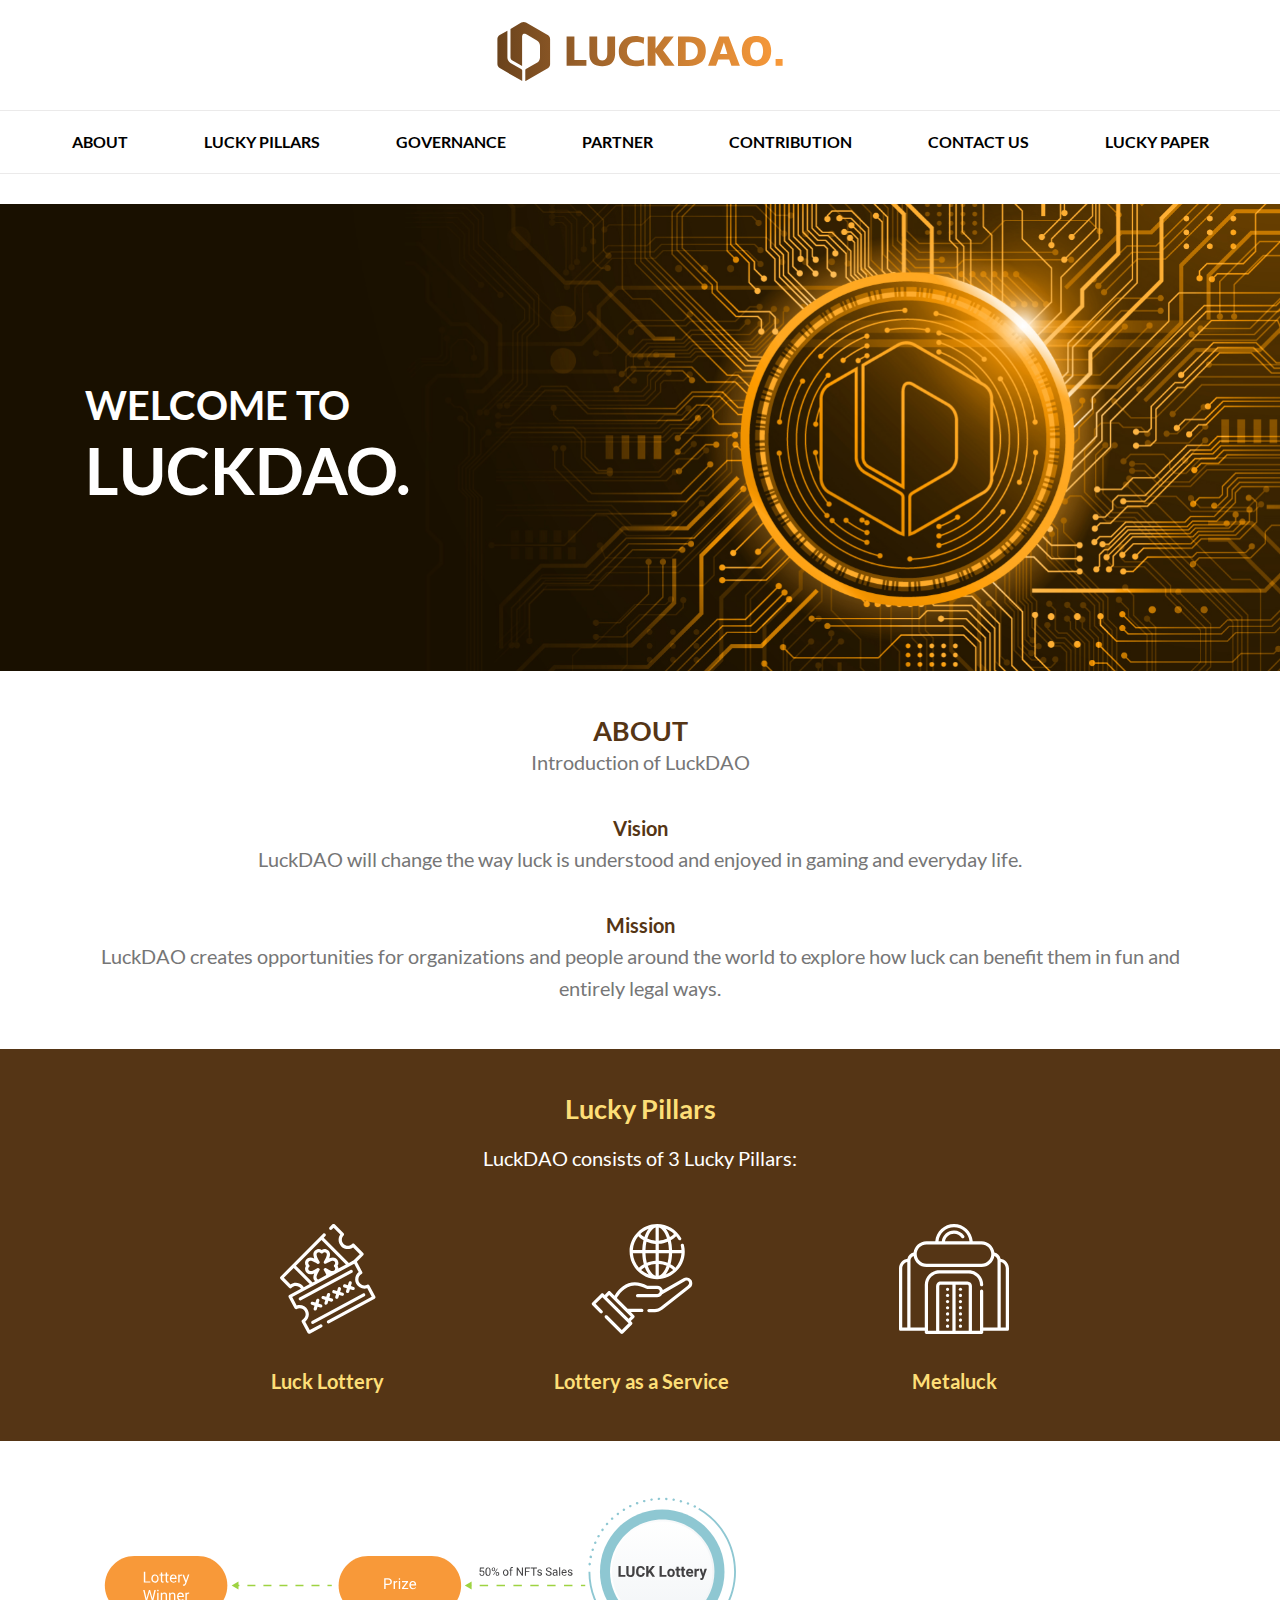
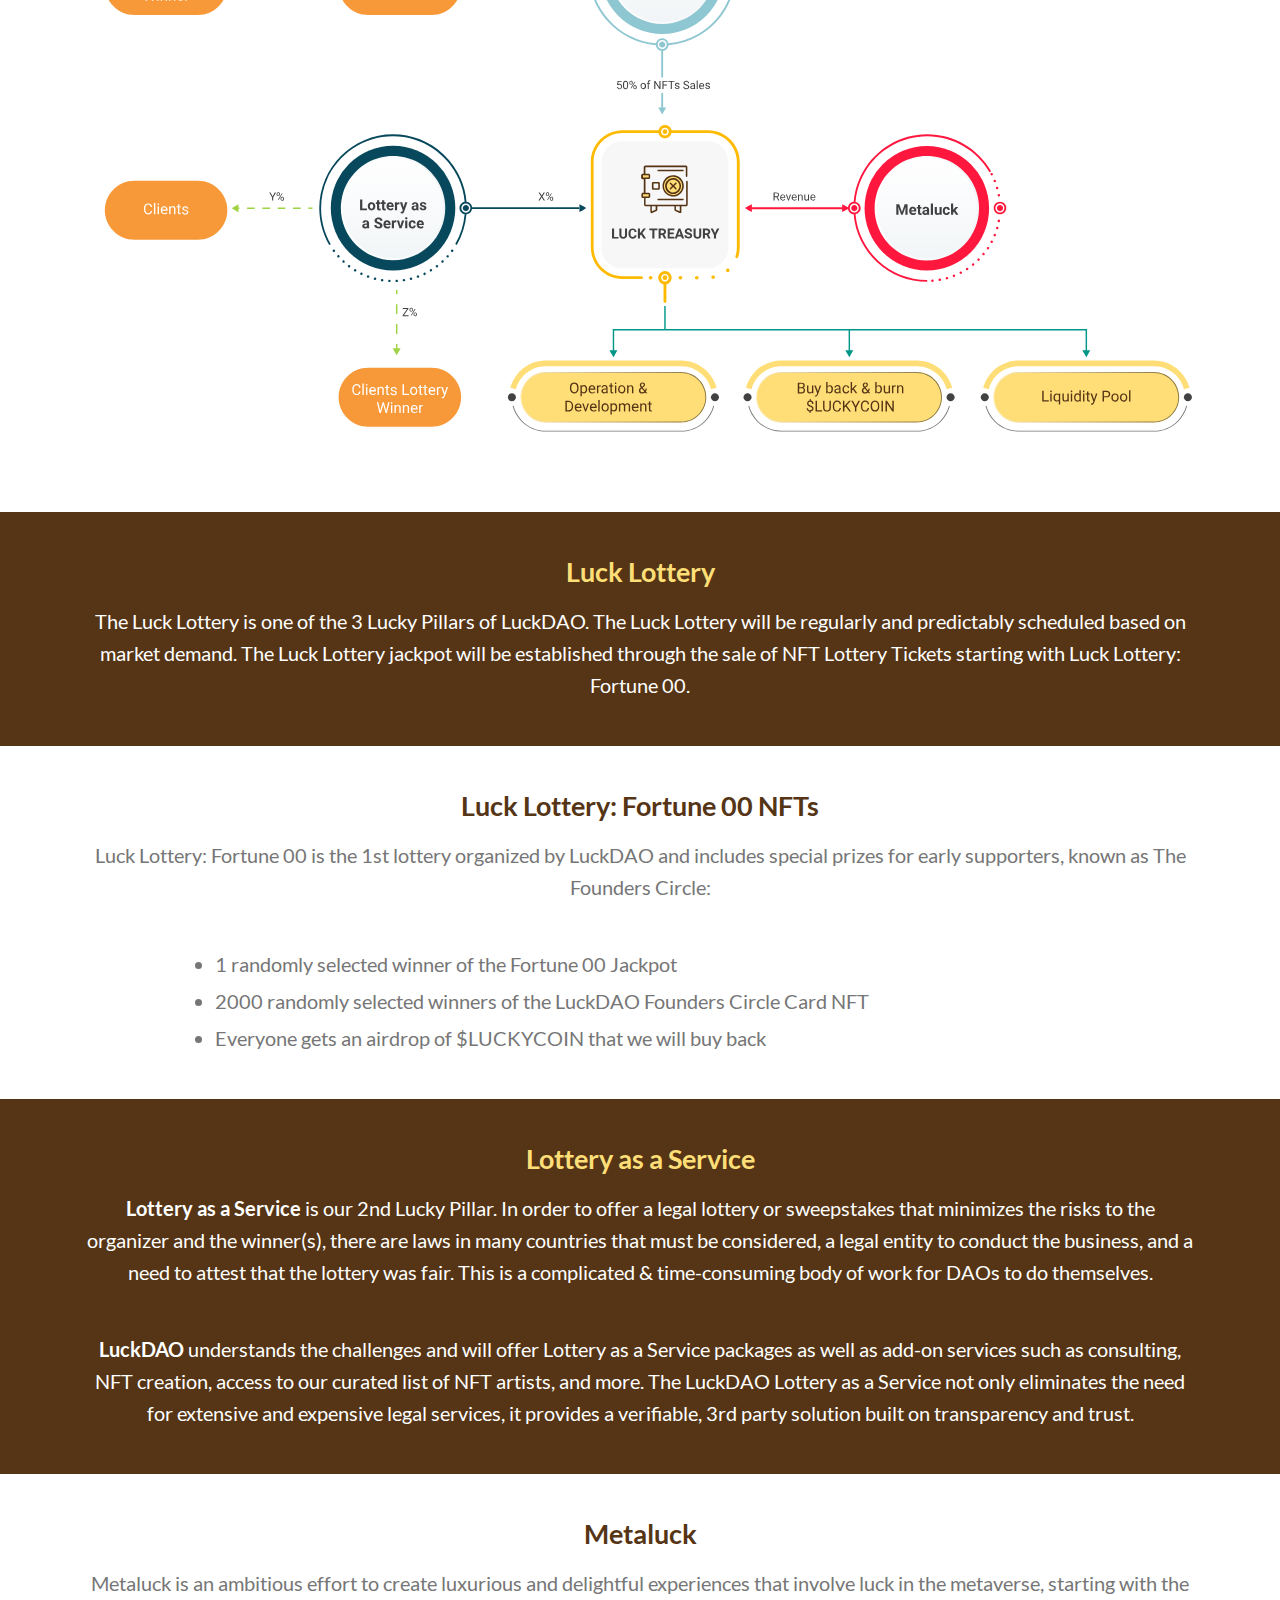
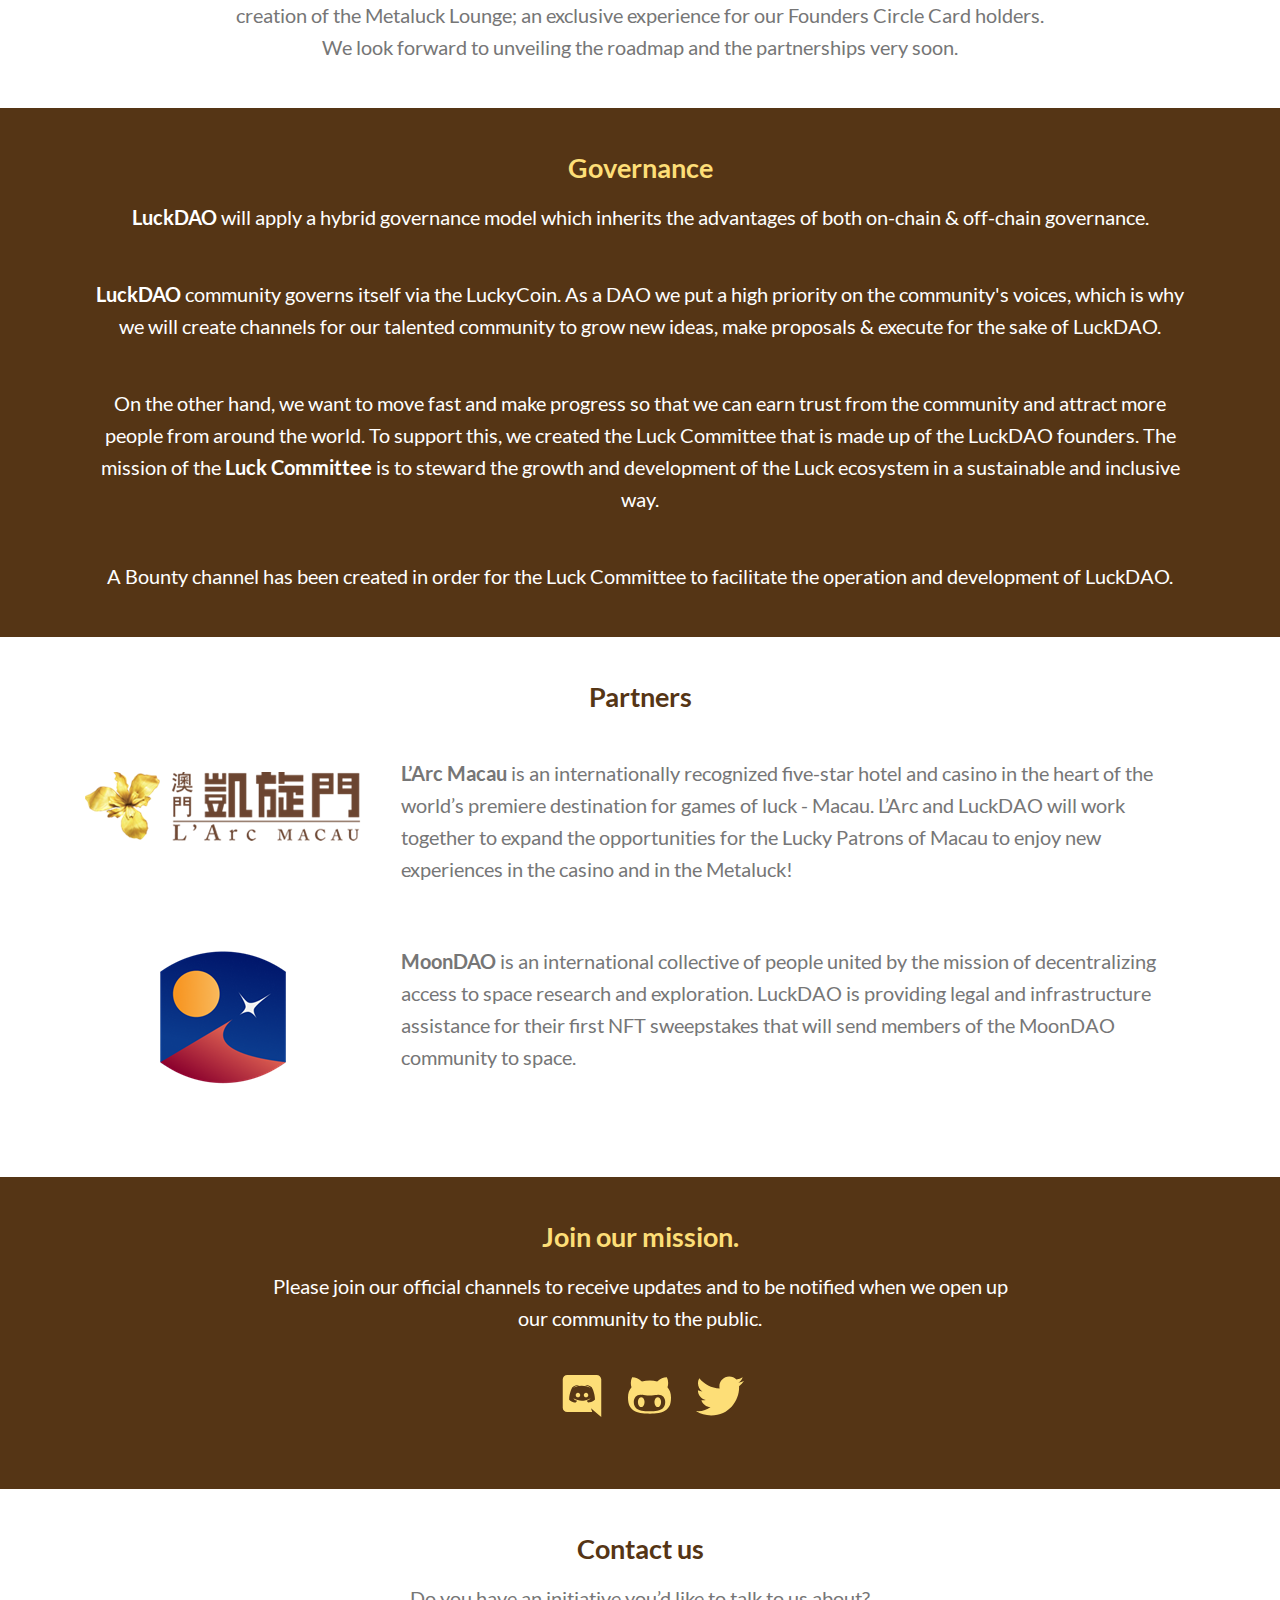
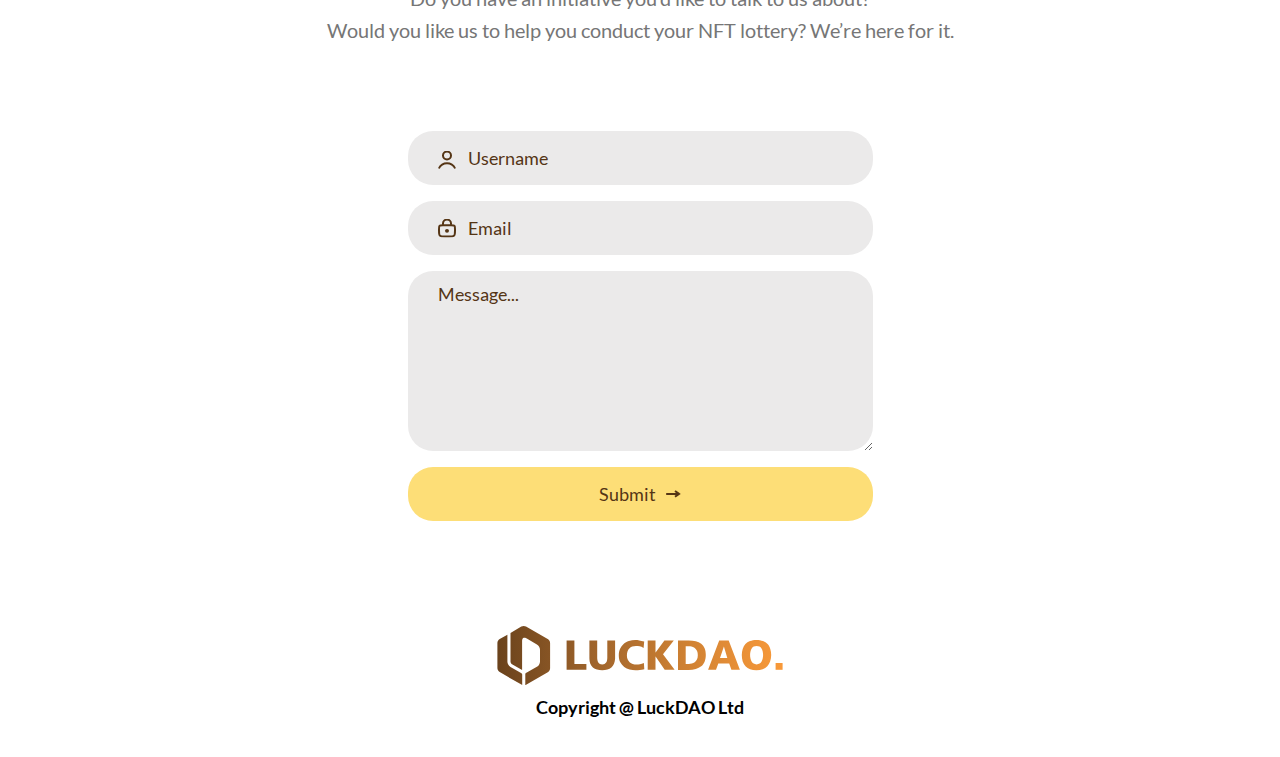
<file: index.html>
<!DOCTYPE html>
<html lang="">
  <head>
  <meta charset="utf-8">
  <meta http-equiv="X-UA-Compatible" content="IE=edge">
  <meta name="viewport" content="width=device-width, initial-scale=1">
  <title>Luck Dao</title>
  <meta content="Lorem Ipsum is simply dummy text of the printing and typesetting industry" name="description">
  <link href="css/bootstrap.min.css" rel="stylesheet">
  <link href="css/style.css" rel="stylesheet">
  <!-- HTML5 Shim and Respond.js IE8 support of HTML5 elements and media queries -->
  <!-- WARNING: Respond.js doesn't work if you view the page via file:// -->
  <!--[if lt IE 9]>
    <script src="https://oss.maxcdn.com/libs/html5shiv/3.7.0/html5shiv.js"></script>
    <script src="https://oss.maxcdn.com/libs/respond.js/1.4.2/respond.min.js"></script>
  <![endif]-->
  </head>
  <body id="body">
    <section id="home">
      <header id="header">
        
        <div class="container-fluid">
          <div class="top-header">
            <div class="box-logo text-center">
              <a href="index.html">
                <img src="images/logo.svg">
              </a>
            </div>
          </div>
          <div class="main-header" id="navbar-top">
            <nav class="navbar navbar-expand-lg navbar-light">
                <button class="navbar-toggler" type="button" data-toggle="collapse" data-target="#navbarSupportedContent" aria-controls="navbarSupportedContent" aria-expanded="false" aria-label="Toggle navigation">
                  <span class="navbar-toggler-icon"></span>
                </button>
                <div class="collapse navbar-collapse" id="navbarSupportedContent">
                  <ul class="navbar-nav main-menu" id="navbar">
                    <li class="nav-item">
                      <a class="nav-link" href="#about-us">ABOUT</a>
                    </li>
                    <li class="nav-item">
                      <a class="nav-link" href="#pillar">LUCKY PILLARS</a>
                    </li>
                    <li class="nav-item">
                      <a class="nav-link" href="#governance">GOVERNANCE</a>
                    </li>
                    <li class="nav-item">
                      <a class="nav-link" href="#partner">PARTNER</a>
                    </li>
                    <li class="nav-item">
                      <a class="nav-link" href="#join-our">CONTRIBUTION</a>
                    </li>
                    <li class="nav-item">
                      <a class="nav-link" href="#contact-us">CONTACT US</a>
                    </li>
                    <li class="nav-item">
                      <a class="nav-link" href="lucky-paper.html">LUCKY PAPER</a>
                    </li>
                  </ul>
                </div>
              
            </nav>
          </div>
        </div>
      </header>
      <div class="main-banner">
        <div class="thumb-img">
          <div class="global-figure">
            <span class="global-image">
              <span style="background-image: url(images/banner.png)">
              </span>
            </span>
          </div>
          <div class="text-desc d-flex align-center">
            <div class="container">
              <h2 class="f-bold">
                <span>
                  WELCOME TO
                </span>
                LUCKDAO.
              </h2>
            </div>
          </div>
        </div>
      </div>
    </section>
    <section id="main-content">
      <section class="section" id="about-us">
        <div class="container">
          <div class="about-us block-ct text-center">
            <div class="item item-sp">
              <h4 class="text-cl">
                ABOUT
              </h4>
              <p>
                Introduction of LuckDAO
              </p>
            </div>
            <div class="item">
              <h4 class="text-cl">
                Vision
              </h4>
              <p>
                LuckDAO will change the way luck is understood and enjoyed in gaming and everyday life.
              </p>
            </div>
            <div class="item">
              <h4 class="text-cl">
                Mission
              </h4>
              <p>
                LuckDAO creates opportunities for organizations and people around the world to explore how luck can benefit them in fun and entirely legal ways.
              </p>
            </div>
          </div>
        </div>
      </section>
      <section class="section" id="pillar">
        <div class="block-ct-full">
          <div class="container">
            <div class="pillar block-ct text-center">
              <h3 class="title-2">
                  Lucky Pillars
              </h3>
              <p>
                LuckDAO consists of 3 Lucky Pillars:
              </p>
              <div class="list-pillar d-flex">
                <div class="item">
                  <div class="box-img">
                    <img src="images/pillar-1.svg">
                  </div>
                  <h4>
                    Luck Lottery
                  </h4>
                </div>
                <div class="item">
                  <div class="box-img">
                    <img src="images/pillar-2.svg">
                  </div>
                  <h4>
                    Lottery as a Service
                  </h4>
                </div>
                <div class="item">
                  <div class="box-img">
                    <img src="images/pillar-3.svg">
                  </div>
                  <h4>
                    Metaluck
                  </h4>
                </div>
              </div>
            </div>
            
          </div>
        </div>
        <div class="block-ct chart">
          <div class="container">
            <img src="images/map_luck.svg">  
          </div>
        </div>
      </section>
      <section class="section" id="luck-lottery">
        <div class="block-ct-full">
          <div class="container">
            <div class="luck-lottery block-ct text-center">
               <h3 class="title-2">
                 Luck Lottery
              </h3>
              <p>
                The Luck Lottery is one of the 3 Lucky Pillars of LuckDAO. The Luck Lottery will be regularly and predictably scheduled based on market demand. The Luck Lottery jackpot will be established through the sale of NFT Lottery Tickets starting with Luck Lottery: Fortune 00.
              </p>
            </div>
          </div>
        </div>
        <div class="block-ct">
          <div class="container">
            <div class="sm-section sm-section-1 text-center">
              <h3 class="title-1">
                Luck Lottery: Fortune 00 NFTs
              </h3>
              <p>
                Luck Lottery: Fortune 00 is the 1st lottery organized by LuckDAO and includes special prizes for early supporters, known as The Founders Circle: 
              </p>
              <ul>
                <li>
                  <p>
                    1 randomly selected winner of the Fortune 00 Jackpot
                  </p>
                </li>
                <li>
                  <p>
                    2000 randomly selected winners of the LuckDAO Founders Circle Card NFT
                  </p>
                </li>
                <li>
                  <p>
                    Everyone gets an airdrop of $LUCKYCOIN that we will buy back 
                  </p>
                </li>
              </ul>
              <!-- <div class="table-responsive-md">
                <table class="table table-bordered">
                  <thead>
                    <tr>
                      <th>&nbsp;</th>
                      <th>Number</th>
                      <th>Whitelist</th>
                      <th>Public Sales</th>
                      <th>Whitelist price (ETH)</th>
                      <th>Public Sales price</th>
                      <th>Income(ETH)</th>
                      <th>Income (USD)</th>
                    </tr>
                  </thead>
                  <tbody>
                    <tr>
                      <td>Fortune 00 NFTs</td>
                      <td>10,000</td>
                      <td>2,000</td>
                      <td>8,000</td>
                      <td>0.05</td>
                      <td>0.1</td>
                      <td>900</td>
                      <td>$2,250,000</td>
                    </tr>
                  </tbody>
                </table>
              </div> -->
            </div>
          </div>
        </div>
        <div class="block-ct-full">
            <div class="container">
              <div class="block-ct">
                <div class="sm-section sm-section-2 text-center">
                  <h3 class="title-2">
                    Lottery as a Service
                  </h3>
                  <p>
                    <span class="f-bold">Lottery as a Service</span> is our 2nd Lucky Pillar. In order to offer a legal lottery or sweepstakes that minimizes the risks to the organizer and the winner(s), there are laws in many countries that must be considered, a legal entity to conduct the business, and a need to attest that the lottery was fair. This is a complicated &amp; time-consuming body of work for DAOs to do themselves.

                  </p>
                  <p>
                      <span class="f-bold">LuckDAO</span> understands the challenges and will offer Lottery as a Service packages as well as add-on services such as consulting, NFT creation, access to our curated list of NFT artists, and more. The LuckDAO Lottery as a Service not only eliminates the need for extensive and expensive legal services, it provides a verifiable, 3rd party solution built on transparency and trust. 
                  </p>
                </div>
              </div>
            </div>
          </div>
      </section>
      <section class="section" id="metaluck">
        
          <div class="container">
            <div class="metaluck block-ct text-center">
              <h3 class="title-1">
                  Metaluck
              </h3>
              <p>
                Metaluck is an ambitious effort to create luxurious and delightful experiences that involve luck in the metaverse, starting with the creation of the Metaluck Lounge; an exclusive experience for our Founders Circle Card holders.
              </p>
              <p>
                We look forward to unveiling the roadmap and the partnerships very soon.
              </p>
            </div>
          </div>
        
      </section>
      <section class="section" id="governance">
        <div class="block-ct-full">
          <div class="container">
            <div class="governance block-ct text-center">
              <h3 class="title-2">
                Governance
              </h3>
              <p>
                <span class="f-bold">LuckDAO</span> will apply a hybrid governance model which inherits the advantages of both on-chain &amp; off-chain governance. </p>

                <p><span class="f-bold">LuckDAO</span> community governs itself via the LuckyCoin. As a DAO we put a high priority on the community's voices, which is why we will create channels for our talented community to grow new ideas, make proposals &amp; execute for the sake of LuckDAO.</p>

                <p>On the other hand, we want to move fast and make progress so that we can earn trust from the community and attract more people from around the world. To support this, we created the Luck Committee that is made up of the LuckDAO founders. The mission of the <span class="f-bold">Luck Committee</span> is to steward the growth and development of the Luck ecosystem in a sustainable and inclusive way.</p> 

                <p>A Bounty channel has been created in order for the Luck Committee to  facilitate the operation and development of LuckDAO.</p> 
              
            </div>
          </div>
        </div>
      </section>
      <section class="section" id="partner">
        <div class="container">
          <div class="partners block-ct">
            <h3 class="title-1 text-center">
              Partners
            </h3>
            <div class="list-partner">
              <div class="item item-1 d-flex">
                <div class="box-img">
                  <img src="images/partner-1.png">
                </div>
                <div class="box-desc">
                  <p>
                    <strong class="f-bold">L’Arc Macau</strong> is an internationally recognized five-star hotel and casino in the heart of the world’s premiere destination for games of luck - Macau. L’Arc and LuckDAO will work together to expand the opportunities for the Lucky Patrons of Macau to enjoy new experiences in the casino and in the Metaluck!
                  </p>
                </div>
              </div>
              <div class="item item-2 d-flex">
                <div class="box-img">
                  <img src="images/partner-2.png">
                </div>
                <div class="box-desc">
                  <p>
                    <strong class="f-bold">MoonDAO</strong> is an international collective of people united by the mission of decentralizing access to space research and exploration. LuckDAO is providing legal and infrastructure assistance for their first NFT sweepstakes that will send members of the MoonDAO community to space. 
                  </p>
                </div>
              </div>
            </div>
          </div>
        </div>
      </section>
      <section class="section" id="join-our">
        <div class="block-ct-full">
            <div class="container">
              <div class="join-our block-ct text-center">
                <h3 class="title-2">
                  Join our mission.
                </h3>
                <p>
                  Please join our official channels to receive updates and to be notified when we open up our community to the public.
                </p>
                <div class="box-social d-flex align-center">
                  <ul class="d-flex align-center">
                    <li>
                      <a href="#">
                        <img src="images/social-1.svg">
                      </a>
                    </li>
                    <li>
                      <a href="#">
                        <img src="images/social-2.svg">
                      </a>
                    </li>
                    <li>
                      <a href="HTTPS://Twitter.com/@officialLuckDAO" target="_blank">
                        <img src="images/social-3.svg">
                      </a>
                    </li>
                  </ul>
                </div>
              </div>
            </div>
        </div>
      </section>
      <section class="section" id="contact-us">
        <div class="container">
          <div class="block-ct contact-us text-center">
            <h3 class="title-1">
              Contact us
            </h3>
            <p>
              Do you have an initiative you’d like to talk to us about? <br/> 
              Would you like us to help you conduct your NFT lottery? We’re here for it. 
            </p>
	
            <div class="contact-form">
			<form method="POST" action="https://formspree.io/f/xwkyaqlr">
              <div class="form-group">
                <div class="box-input user-name">
                  <input type="text" name="_subject" class="form-control" placeholder="Username">
                  <img src="images/icon-user.svg">
                </div>
              </div>
              <div class="form-group">
                <div class="box-input">
                  <input type="text" name="email" class="form-control" placeholder="Email">
                  <img src="images/icon-lock.svg">
                </div>
              </div>
              <div class="form-group">
                <div class="box-input">
                  <textarea name="abc" class="form-control" placeholder="Message..."></textarea>
                </div>
              </div>
              <button type="submit" class="btn btn-submit text-cl d-flex align-center">
                Submit
                <img src="images/arrow.svg">
              </button>
			</form>
            </div>
	
          </div>
        </div>
      </section>
      
     </section>
    <footer id="footer">
      <div class="container">
        <div class="main-foot text-center">
          <img src="images/logo.svg">
          <p class="f-bold">
             Copyright @ LuckDAO Ltd
          </p>
        </div>
      </div>
    </footer>
  </body>
  <script src="js/jquery-2.1.0.min.js"></script>
  <script src="js/bootstrap.min.js"></script>
  <script src="js/main.js"></script>
  <script type="text/javascript">
      document.addEventListener("DOMContentLoaded", function(){
      window.addEventListener('scroll', function() {
          if (window.scrollY > 50) {
            document.getElementById('navbar-top').classList.add('fixed-top');
            document.getElementById('main-content').classList.add('scroll');
            navbar_height = document.querySelector('.navbar').offsetHeight;
            document.body.style.paddingTop = navbar_height + 'px';
          } else {
            document.getElementById('navbar-top').classList.remove('fixed-top');
            document.getElementById('main-content').classList.remove('scroll');
            document.body.style.paddingTop = '0';
          } 
      });
    }); 
  </script>
</html>
</file>
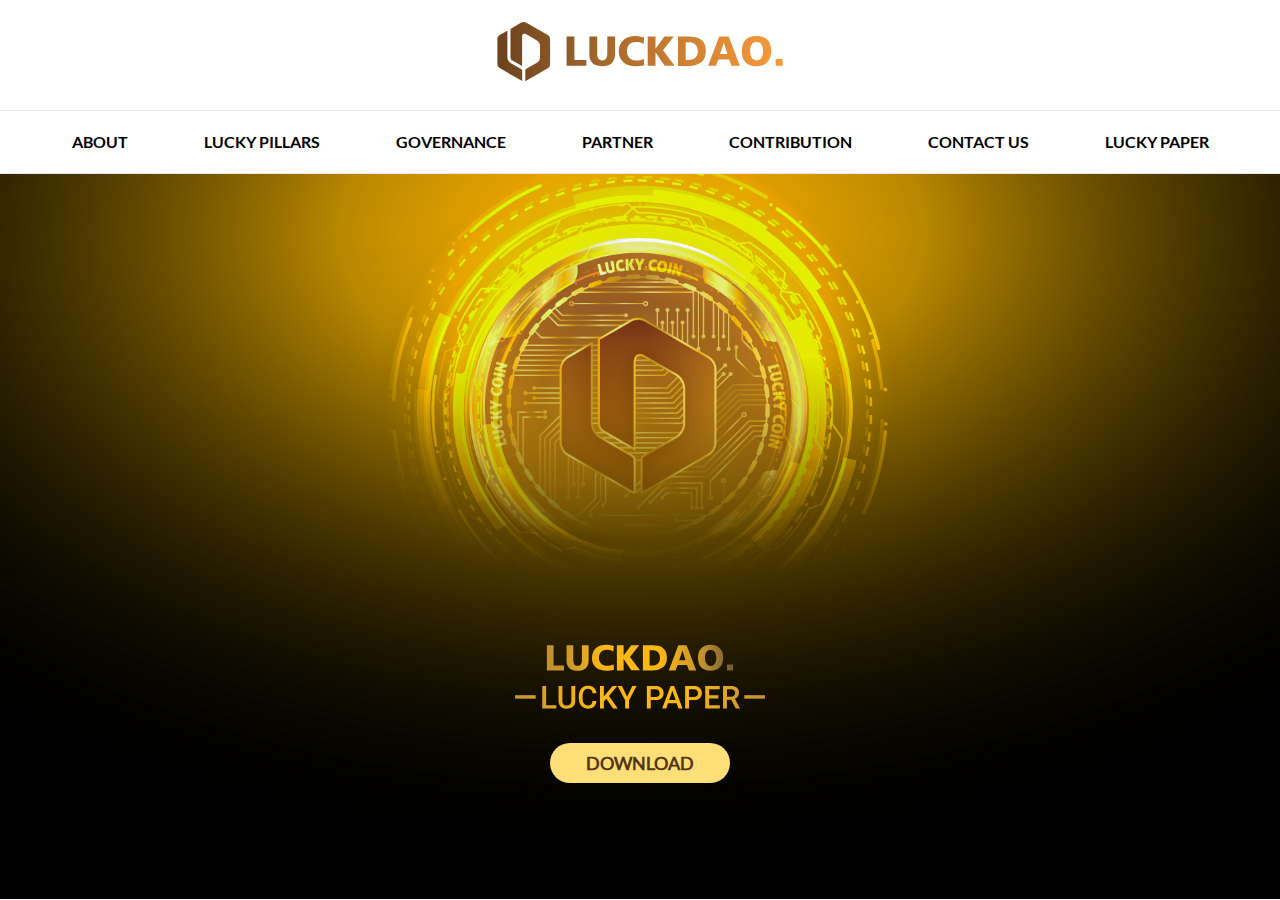
<file: lucky-paper.html>
<!DOCTYPE html>
<html lang="">
  <head>
  <meta charset="utf-8">
  <meta http-equiv="X-UA-Compatible" content="IE=edge">
  <meta name="viewport" content="width=device-width, initial-scale=1">
  <title>Luck Dao</title>
  <meta content="Lorem Ipsum is simply dummy text of the printing and typesetting industry" name="description">
  <link href="css/bootstrap.min.css" rel="stylesheet">
  <link href="css/style.css" rel="stylesheet">
  <!-- HTML5 Shim and Respond.js IE8 support of HTML5 elements and media queries -->
  <!-- WARNING: Respond.js doesn't work if you view the page via file:// -->
  <!--[if lt IE 9]>
    <script src="https://oss.maxcdn.com/libs/html5shiv/3.7.0/html5shiv.js"></script>
    <script src="https://oss.maxcdn.com/libs/respond.js/1.4.2/respond.min.js"></script>
  <![endif]-->
  </head>
  <body id="body" class="lucky-paper-page">
    <section id="home">
      <header id="header">
        
        <div class="container-fluid">
          <div class="top-header">
            <div class="box-logo text-center">
              <a href="index.html">
                <img src="images/logo.svg">
              </a>
            </div>
          </div>
          <div class="main-header" id="navbar-top">
            <nav class="navbar navbar-expand-lg navbar-light">
                <button class="navbar-toggler" type="button" data-toggle="collapse" data-target="#navbarSupportedContent" aria-controls="navbarSupportedContent" aria-expanded="false" aria-label="Toggle navigation">
                  <span class="navbar-toggler-icon"></span>
                </button>
                <div class="collapse navbar-collapse" id="navbarSupportedContent">
                  <ul class="navbar-nav main-menu" id="navbar">
                    <li class="nav-item">
                      <a class="nav-link" href="index.html">ABOUT</a>
                    </li>
                    <li class="nav-item">
                      <a class="nav-link" href="index.html">LUCKY PILLARS</a>
                    </li>
                    <li class="nav-item">
                      <a class="nav-link" href="index.html">GOVERNANCE</a>
                    </li>
                    <li class="nav-item">
                      <a class="nav-link" href="index.html">PARTNER</a>
                    </li>
                    <li class="nav-item">
                      <a class="nav-link" href="index.html">CONTRIBUTION</a>
                    </li>
                    <li class="nav-item">
                      <a class="nav-link" href="index.html">CONTACT US</a>
                    </li>
                    <li class="nav-item">
                      <a class="nav-link" href="#">LUCKY PAPER</a>
                    </li>
                  </ul>
                </div>
              
            </nav>
          </div>
        </div>
      </header>
      <div class="main-banner lucky-paper">
        <div class="thumb-img">
          <div class="global-figure">
            <span class="global-image">
              <span style="background-image: url(images/banner-lucky-paper.png)">
              </span>
            </span>
          </div>
          <div class="box-text">
            <img src="images/luckdao-paper.svg">
            <a href="http://www.google.com">
              DOWNLOAD
            </a>
          </div>
        </div>
      </div>
    </section>
  </body>
  <script src="js/jquery-2.1.0.min.js"></script>
  <script src="js/bootstrap.min.js"></script>
  <script src="js/main.js"></script>
  <script type="text/javascript">
      document.addEventListener("DOMContentLoaded", function(){
      window.addEventListener('scroll', function() {
          if (window.scrollY > 50) {
            document.getElementById('navbar-top').classList.add('fixed-top');
            document.getElementById('main-content').classList.add('scroll');
            navbar_height = document.querySelector('.navbar').offsetHeight;
            document.body.style.paddingTop = navbar_height + 'px';
          } else {
            document.getElementById('navbar-top').classList.remove('fixed-top');
            document.getElementById('main-content').classList.remove('scroll');
            document.body.style.paddingTop = '0';
          } 
      });
    }); 
  </script>
</html>
</file>
<file: css/style.css>
html, body, div, span, applet, object, iframe,
h1, h2, h3, h4, h5, h6, p, blockquote, pre,
a, abbr, acronym, address, big, cite, code,
del, dfn, em, img, ins, kbd, q, s, samp,
small, strike, strong, sub, sup, tt, var,
b, u, i, center,
dl, dt, dd, ol, ul, li,
fieldset, form, label, legend,
table, caption, tbody, tfoot, thead, tr, th, td,
article, aside, canvas, details, embed, 
figure, figcaption, footer, header, hgroup, 
menu, nav, output, ruby, section, summary,
time, mark, audio, video {
    margin: 0;
    padding: 0;
    border: 0;
    font-size: 100%;
    font: inherit;
    vertical-align: baseline;
    outline: none!important;
}

ol, ul {
    list-style: none;
}

a, span {
  display: inline-block;
  color: #fff;
}

a:hover,
a:focus {
    text-decoration: none;
}

.d-flex {
  flex-wrap: wrap;
}

.align-center {
  align-items: center;
}

h3 {
  font-size: 30px;
  font-family: 'Lato-Bold';
  margin-bottom: 22px;
}

h4 {
  font-size: 24px;
  color: #FDDE77;
  font-family: 'Lato-Bold';
}

.title-1,
.text-cl {
  color: #553515;
}

.title-2 {
  color: #FDDE77;
}

.f-bold {
  font-family: 'Lato-Bold'; 
}

.thumb-img {
  padding-top: 100%;
  position: relative;
  display: block;
}

.thumb-img .global-figure {
  position: absolute;
  top: 0;
  right: 0;
  bottom: 0;
  left: 0;
}

.thumb-img .global-image {
  display: block;
  width: 100%;
  height: 100%;
  position: relative;
}

.thumb-img .global-image span {
  display: block;
  width: 100%;
  height: 100%;
  background-position: center center!important;
  background-repeat: no-repeat!important;
  background-size: cover!important;
}

.block-ct-full {
  background: #553515;
  color: #fff;
}

.img-responsive {
  width: 100%;
  max-width: 100%;
}

@media (min-width: 1300px) {
  .container {
      max-width: 1270px;
  }
}

/*fonts*/
@font-face {
  font-family: 'Lato-Bold';
  src: url(../fonts/Lato-Bold.ttf);
}

@font-face {
  font-family: 'Lato-Regular';
  src: url(../fonts/Lato-Regular.ttf);
}

body {
    background: #fff;
    color: #767676;
    font-family: 'Lato-Regular';
    font-size: 24px;
    line-height: 1.5em;
}

.top-header {
  padding: 22px 0;
}

.top-header img {
  width: 286px;
}

.main-header {
  max-width: 1420px;
  margin: 0 auto 30px;
  width: 100%;
  border-top: 1px solid #EBEAEA;
  border-bottom: 1px solid #EBEAEA;
}

.main-header.fixed-top {
  position: fixed;
  z-index: 1111;
  background: #fff;
  top: 0;
  left: 0;
  border: none;
  box-shadow: 0 4px 2px -2px #EBEAEA;
  max-width: 100%;
}

.navbar-collapse {
  justify-content: center!important;
}

.navbar-nav li a {
  font-size: 16px;
  font-family: 'Lato-Bold'!important;
  color: #000!important;
}

.navbar-nav li:not(:last-child) {
  margin-right: 60px;
}

.nav-link.active {
  color: #cd7733!important;
}

.main-banner .thumb-img {
  padding-top: 36.5%;
}

.main-banner .text-desc {
  position: absolute;
  top: 0;
  right: 0;
  bottom: 0;
  left: 0;
  width: 100%;
  height: 100%;
}

.main-banner .text-desc h2 {
  font-size: 80px;
  color: #fff;
  line-height: 1em;
}

.main-banner .text-desc h2 span {
  font-size: 48px;
  display: block;
}

.block-ct {
  padding: 45px 0;
}

.block-ct p {
  line-height: 1.6em;
}

/*luck lottery*/

.block-ct .sm-section p:not(:last-child),
.block-ct .sm-section ul {
  margin-bottom: 45px;
}

.block-ct .sm-section ul {
  list-style: disc;
  text-align: left;
  margin-left: 130px;
  margin-bottom: 0!important;
}

.block-ct .sm-section ul li:not(:last-child) {
  margin-bottom: 5px;
}

#luck-lottery > .block-ct {
  max-width: 1180px;
  margin: 0 auto;
}

.block-ct .sm-section-1 table {
  margin: 0 auto;
  font-size: 18px;
  max-width: 980px;
  font-family: 'Lato-Bold';
}

.block-ct .sm-section-1 table tbody tr td {
  text-align: right;
}

.block-ct .sm-section-1 table thead tr th,
.block-ct .sm-section-1 table tbody tr td:first-child {
  text-align: left;
}

.block-ct .sm-section-1 table thead tr th {
  line-height: 1.3em;
}

.block-ct .sm-section-1 table thead tr th:first-child {
  width: 176px;
}

/*governance*/
.governance p:not(:last-child) {
  margin-bottom: 45px;
}

/*about us*/

.about-us .item:not(:last-child) {
  margin-bottom: 35px;
}

.about-us .item-sp h4 {
  font-size: 30px;
}

.about-us .item {
  max-width: 1180px;
}

.chart img {
  max-width: 100%;
}

/*pillar*/

.pillar > p {
  margin-bottom: 50px;
}

.list-pillar {
  justify-content: center;
}

.list-pillar .item:not(:last-child) {
  margin-right: 170px;
}

.list-pillar .item img {
  margin-bottom: 25px;
  max-width: 100%;
  height: 110px;
}

/*partner*/
.partners {
  padding-bottom: 80px;
}

.partners > h3 {
  margin-bottom: 45px;
}

.list-partner .box-img {
  flex: 0 0 276px;
  max-width: 276px;
  text-align: center;
}

.list-partner .box-img img {
  max-width: 100%;
}

.list-partner .box-desc {
  flex: 0 0 calc(100% - 276px);
  max-width: calc(100% - 276px);
  padding-left: 40px;
}

.list-partner .item:not(:last-child) {
  margin-bottom: 60px;
}

.list-partner .item-1 img {
  margin-top: 15px;
}

/*contact us*/
.contact-us > p {
  margin-bottom: 85px;
}

.contact-form {
  max-width: 465px;
  margin: 0 auto;
}

.contact-form .box-input {
  position: relative;
}

.contact-form .box-input img {
  position: absolute;
  top: 50%;
  transform: translateY(-50%);
  left: 30px;
}

.contact-form .box-input.user-name img {
  margin-top: 5px;
}

.contact-form .box-input input {
  padding-left: 60px;
}

.contact-form .box-input .form-control {
  font-size: 18px;
  background: #EBEAEA;
  color: #553515;
  border: none;
  border-radius: 25px;
  margin-bottom: 12px;
}

.contact-form .box-input input.form-control,
.contact-form .btn-submit {
  height: 54px;
}

.contact-form .box-input .form-control:focus {
  box-shadow: none;
}

.contact-form .box-input .form-control::placeholder {
  color: #553515;
  opacity: 1;
}

.contact-form .box-input .form-control:-ms-input-placeholder { 
  color: #553515;
}

.contact-form .box-input .form-control::-ms-input-placeholder {
  color: #553515;
}

.contact-form .box-input textarea.form-control {
  padding: 10px 30px;
  min-height: 180px;
}

.contact-form .btn-submit {
  width: 100%;
  border-radius: 25px;
  background: #FDDE77;
  font-size: 18px;
  justify-content: center;
}

.contact-form .btn-submit img {
  margin-left: 10px;
}

/*join-our*/
.join-our {
  padding-bottom: 65px;
}

.join-our p {
  max-width: 750px;
  margin: 0 auto 40px;
}

.join-our .box-social {
  justify-content: center;
}

.join-our .box-social li {
  margin-left: 25px;
}

/*footer*/
#footer .main-foot {
  padding: 60px 0 35px;
}

#footer .main-foot img {
  max-width: 286px;
}

#footer .main-foot p {
  font-size: 18px;
  color: #000;
}

@media (max-width: 1600px) {
  body {
    font-size: 20px;
  }

  .main-header {
    max-width: 100%;
  }

  #header .container-fluid {
    padding: 0;
  }

  .main-banner .text-desc h2 {
    font-size: 65px;
  }

  .main-banner .text-desc h2 span {
    font-size: 40px;
  }

  h3 {
    font-size: 27px;
    margin-bottom: 18px;
  }

  .about-us .item-sp h4 {
    font-size: 27px;
  }

  h4 {
    font-size: 20px;
  }
}

@media (max-width: 1200px) {
  .navbar-nav li:not(:last-child) {
    margin-right: 25px;
  }

  .block-ct {
    padding: 30px 0;
  }

  body {
    font-size: 18px;
  }

  .main-header {
    max-width: 100%;
  }

  #header .container-fluid {
    padding: 0;
  }

  .main-banner .text-desc h2 {
    font-size: 50px;
  }

  .main-banner .text-desc h2 span {
    font-size: 30px;
  }

  h3 {
    font-size: 24px;
    margin-bottom: 18px;
  }

  .about-us .item-sp h4 {
    font-size: 24px;
  }

  h4 {
    font-size: 18px;
  }

  .about-us .item:not(:last-child),
  .block-ct .sm-section p:not(:last-child), 
  .block-ct .sm-section ul,
  .governance p:not(:last-child),
  .join-our p,
  .contact-us > p,
  .partners > h3 {
    margin-bottom: 25px;
  }

  .list-partner .item:not(:last-child) {
    margin-bottom: 40px;
  }

  .list-pillar .item img {
    margin-bottom: 15px;
  }

  .list-pillar .item:not(:last-child) {
    margin-right: 100px;
  }

  .block-ct .sm-section ul {
    margin-left: 18px;
  }
}

@media (max-width: 992px) {
  .list-partner .box-img {
    flex: 0 0 190px;
    max-width: 190px;
  }

  .list-partner .box-desc {
    flex: 0 0 calc(100% - 190px);
    max-width: calc(100% - 190px);
    padding-left: 30px;
  }

  .navbar {
    justify-content: flex-end;
  } 
}

@media (max-width: 767px) {
  .list-pillar .item:not(:last-child) {
    margin-right: 0;
  }

  .list-pillar {
    margin: 0 -15px;
  }

  .list-pillar .item {
    padding: 0 15px;
    flex: 0 0 33.33333%;
    max-width: 33.33333%;
  }

  .main-banner .text-desc h2 {
    font-size: 40px;
  }

  .main-banner .text-desc h2 span {
    font-size: 25px;
  }

  .main-header {
    margin-bottom: 0;
  }

  .top-header {
    padding: 12px 15px 5px;
  }
}

@media (max-width: 576px) {
  .main-banner .thumb-img {
    padding-top: 0;
    height: 200px;
  }

  .list-partner .item > * {
    flex: 0 0 100%;
    max-width: 100%;
  }
}

@media (max-width: 479px) {
  .list-pillar .item {
    padding: 0 15px;
    flex: 0 0 100%;
    max-width: 100%;
  }

  .list-pillar .item:not(:last-child) {
    margin-bottom: 35px;
  }

  .list-pillar .item img {
    margin-bottom: 5px;
  }
}

/*lucky paper*/
.main-banner.lucky-paper .thumb-img {
  padding-top: 0;
}

.main-banner.lucky-paper .thumb-img .global-image span {
  background-position: top center!important
}

.main-banner.lucky-paper .thumb-img .box-text {
  position: absolute;
  left: 50%;
  transform: translateX(-50%);
  bottom: 16%;
  text-align: center;
}

.main-banner.lucky-paper .thumb-img .box-text img {
  width: 460px;
  display: block;
}

.main-banner.lucky-paper .thumb-img .box-text > a {
  margin-top: 30px;
  background: #FDDE77;
  color: #553515;
  font-weight: bold;
  border-radius: 30px;
  font-size: 20px;
  width: 226px;
  height: 47px;
  line-height: 47px;
}

.lucky-paper-page .main-header {
  margin-bottom: 0;
}

@media (max-width: 1600px) {
  .main-banner.lucky-paper .thumb-img .box-text img {
    width: 300px;
  }

  .main-banner.lucky-paper .thumb-img .box-text a {
    font-size: 18px;
    width: 180px;
    height: 40px;
    line-height: 40px;
  }
}

@media (max-width: 1367px) {
  .main-banner.lucky-paper .thumb-img .box-text img {
    width: 250px;
  }
}

@media (max-width: 576px) {
  .main-banner.lucky-paper .thumb-img .global-image span {
    background-image: url(../images/banner-lucky-paper-mb.png)!important;
  }
}
</file>
